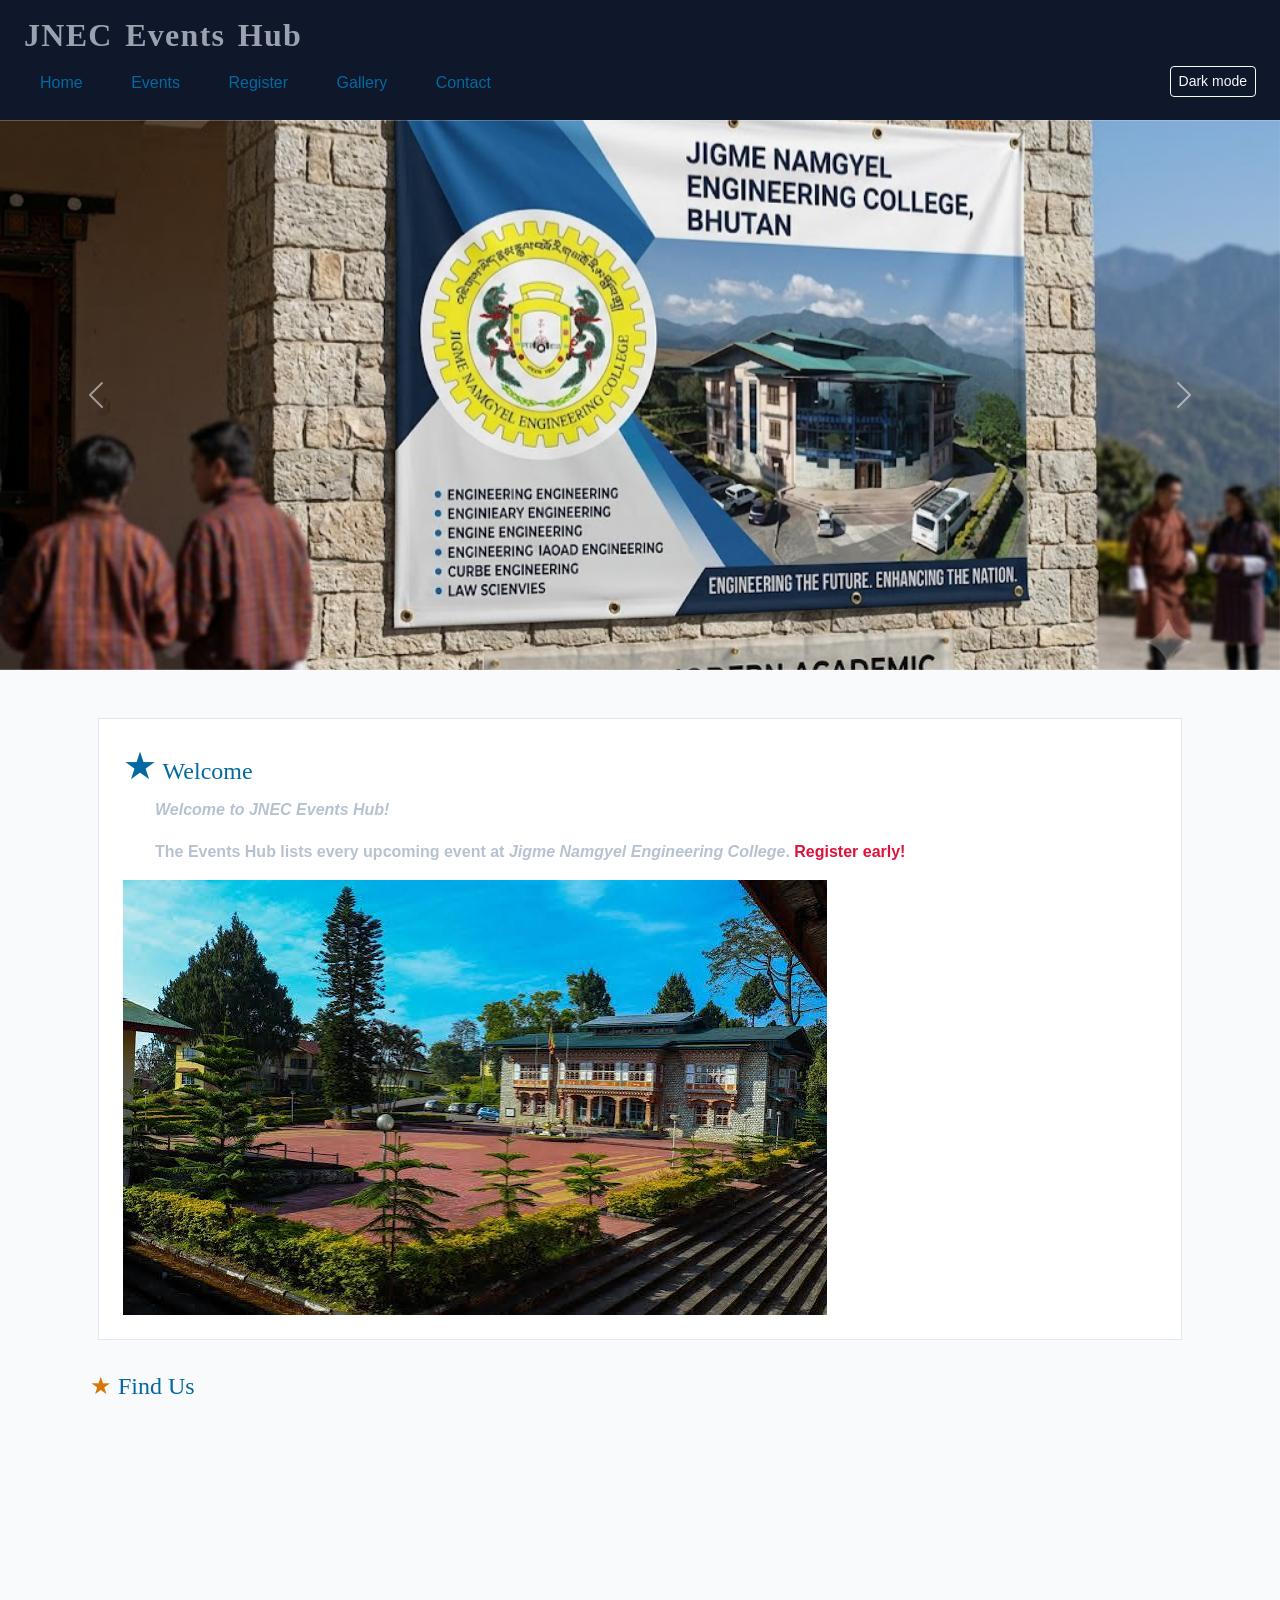
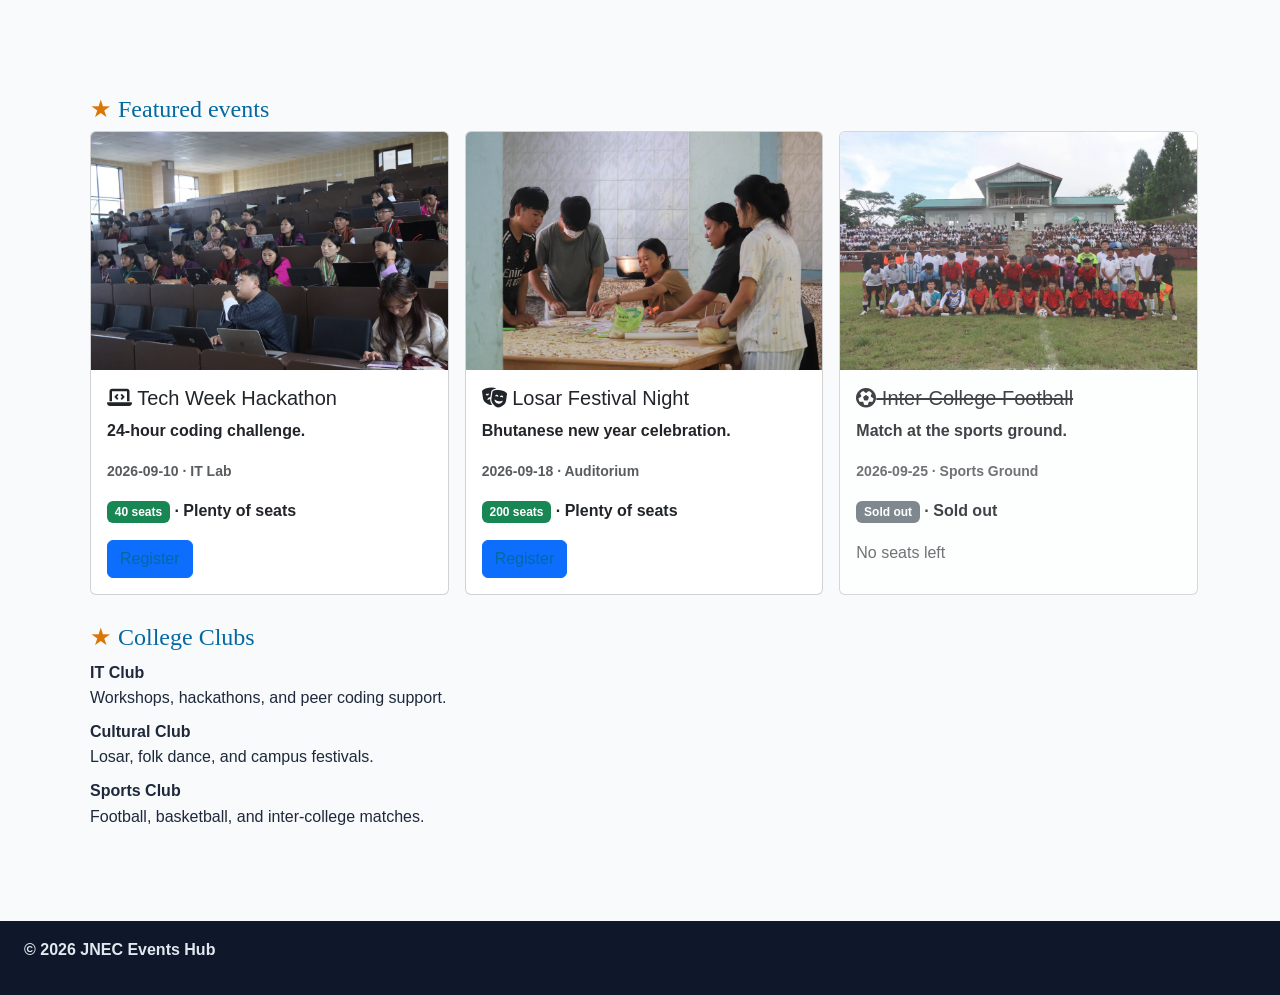
<file: index.html>
<!DOCTYPE html> 
<html lang="en"> 
<head> 
  <meta charset="UTF-8"> 
  <meta name="viewport" content="width=device-width, initial-scale=1.0"> 
  <title>JNEC Events Hub — Home</title> 
  <link 
href="https://cdn.jsdelivr.net/npm/bootstrap@5.3.3/dist/css/bootstrap.min.css" 
rel="stylesheet"> 
  <link rel="stylesheet" 
href="https://cdnjs.cloudflare.com/ajax/libs/font-awesome/6.5.2/css/all.min.css"> 
  <link rel="stylesheet" href="css/styles.css"> 
</head> 
<body> 
  <header id="top"> 
    <h1 class="hero-title">JNEC Events Hub</h1> 
    <button type="button" id="darkToggle" class="btn btn-sm btn-outline-light float-end">Dark mode</button>
    <nav> 
      <a href="index.html">Home</a> 
      <a href="events.html">Events</a> 
      <a href="register.html">Register</a> 
      <a href="gallery.html">Gallery</a> 
      <a href="contact.html">Contact</a> 
    </nav> 
  </header> 

  <main style="padding: 0;"> 
    <!-- ===== FULL WIDTH BANNER - NO SIDE SPACE ===== -->
    <div id="eventCarousel" class="carousel slide" data-bs-ride="carousel">
      <div class="carousel-inner">
        <!-- Banner 1 -->
        <div class="carousel-item active">
          <img src="media/banner1.jpg" class="d-block w-100" alt="JNEC Banner" style="height: 550px; width: 100%; object-fit: cover;">
        </div>
        <!-- Banner 2 -->
        <div class="carousel-item">
          <img src="media/banner2.jpg" class="d-block w-100" alt="JNEC Banner 2" style="height: 550px; width: 100%; object-fit: cover;">
        </div>
      </div>
        <button class="carousel-control-prev" type="button" 
               data-bs-target="#eventCarousel" data-bs-slide="prev"> 
      <span class="carousel-control-prev-icon" aria-hidden="true"></span> 
      <span class="visually-hidden">Previous</span> 
    </button> 
    <button class="carousel-control-next" type="button" 
               data-bs-target="#eventCarousel" data-bs-slide="next"> 
      <span class="carousel-control-next-icon" aria-hidden="true"></span> 
      <span class="visually-hidden">Next</span> 
    </button> 
  </div> 
 
  <div class="container py-4"> 
    <section id="welcome" class="intro"> 
      <h2>Welcome</h2> 
      <p id="welcomeMsg">Welcome.</p> 
      <p>The <strong>Events Hub</strong> lists every upcoming event at 
         <em>Jigme Namgyel Engineering College</em>. 
         <span class="highlight" title="Registrations close 3 days before each 
event">Register early!</span></p> 
      <img src="media/campus.jpg" alt="JNEC campus" class="img-fluid" title="Our 
campus in Dewathang"> 
    </section> 
 
    <section id="location"> 
      <h2>Find Us</h2> 
      <iframe 
src="https://www.openstreetmap.org/export/embed.html?bbox=91.44,26.85,91.48,26.88" 
              width="400" height="250" title="Campus map"></iframe> 
    </section> 
 
    <section id="featured"> 
      <h2>Featured events</h2> 
      <div class="row g-3" id="home-events"></div> 
    </section> 
 
    <section id="clubs"> 
      <h2>College Clubs</h2> 
      <dl> 
        <dt>IT Club</dt> 
        <dd>Workshops, hackathons, and peer coding support.</dd> 
        <dt>Cultural Club</dt> 
        <dd>Losar, folk dance, and campus festivals.</dd> 
        <dt>Sports Club</dt> 
        <dd>Football, basketball, and inter-college matches.</dd> 
      </dl> 
    </section> 
  </div> 
   </main> 
 
   <footer> 
  <p>&copy; <span id="year"></span> JNEC Events Hub</p> 
   </footer> 
   <script 
src="https://cdn.jsdelivr.net/npm/bootstrap@5.3.3/dist/js/bootstrap.bundle.min.js">
</script> 
   <script src="js/main.js">
    </script> 
 </body> 
 </html>
</file>
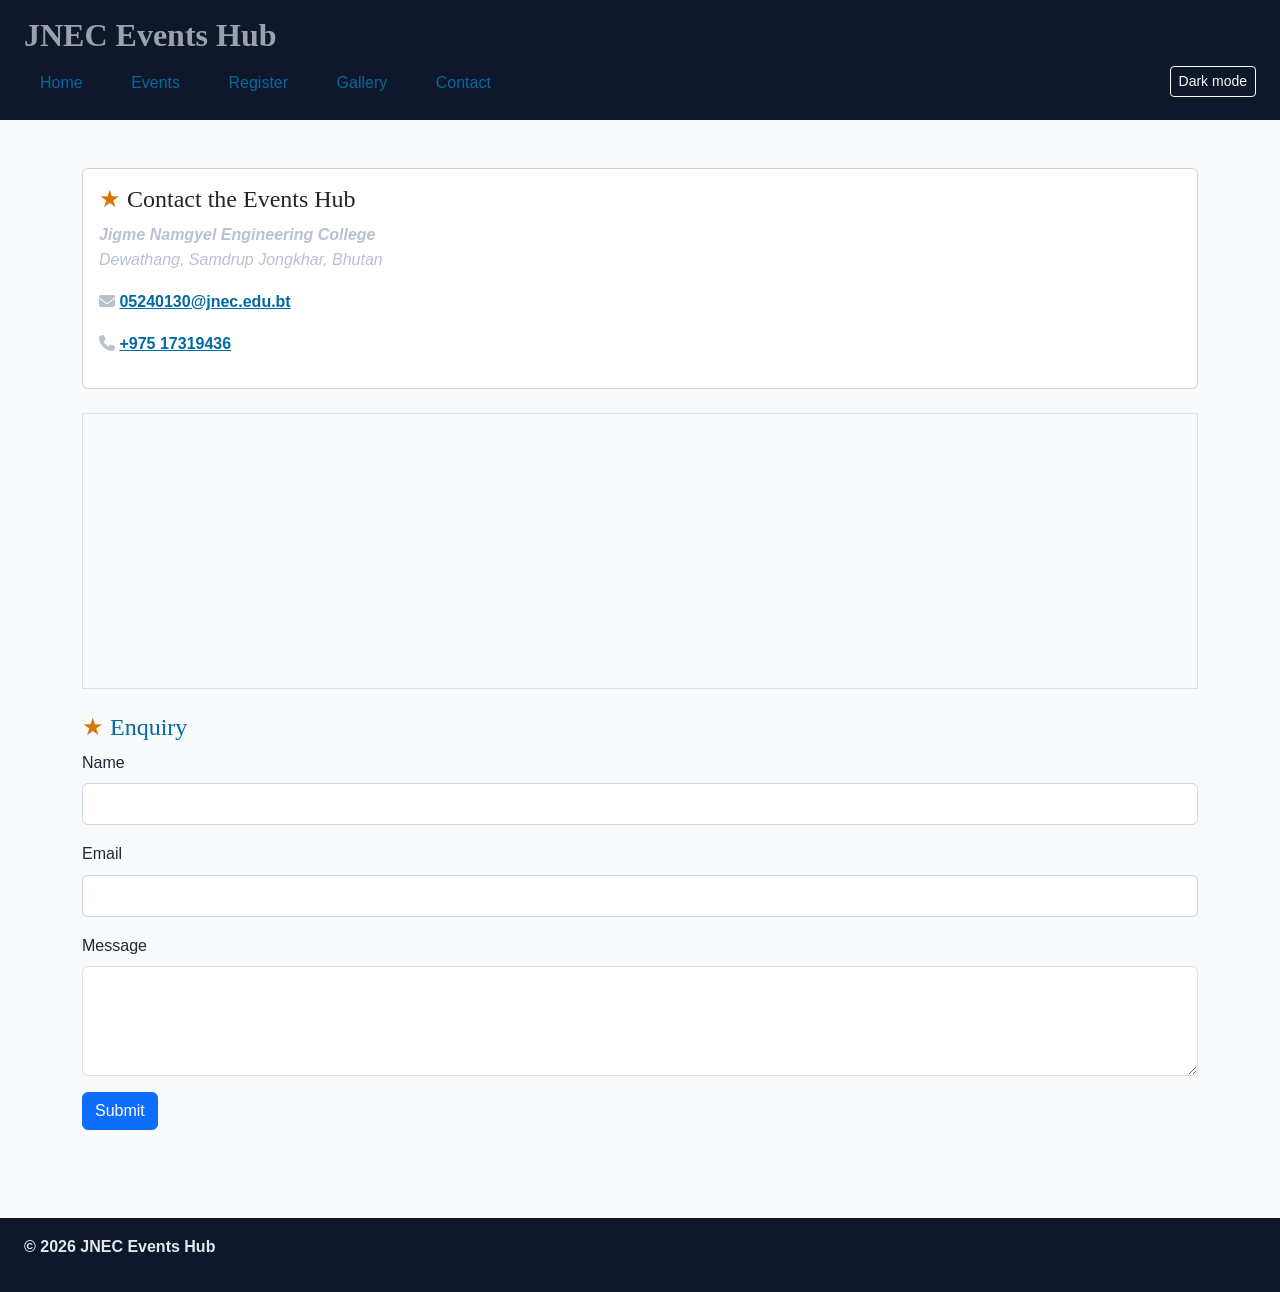
<file: contact.html>
<!DOCTYPE html>
<html lang="en">
<head>
    <meta charset="UTF-8">
    <meta name="viewport" content="width=device-width, initial-scale=1.0">
    <title>JNEC Events Hub - Contact</title>
    <!-- 1. Bootstrap CSS -->
    <link 
href="https://cdn.jsdelivr.net/npm/bootstrap@5.3.3/dist/css/bootstrap.min.css" 
rel="stylesheet">
    <!-- 2. Font Awesome -->
    <link rel="stylesheet" 
href="https://cdnjs.cloudflare.com/ajax/libs/font-awesome/6.5.2/css/all.min.css">
    <!-- 3. YOUR CSS -->
    <link rel="stylesheet" href="css/styles.css">
</head>
<body>
    <header id="top">
        <h1>JNEC Events Hub</h1>
        <button type="button" id="darkToggle" class="btn btn-sm btn-outline-light">Dark mode</button>
        <nav>
            <a href="index.html">Home</a>
            <a href="events.html">Events</a>
            <a href="register.html">Register</a>
            <a href="gallery.html">Gallery</a>
            <a href="contact.html">Contact</a>
        </nav>
    </header>

    <main>
        <div class="container py-4"> 
    <div class="card mb-4"> 
      <div class="card-body"> 
        <h2 class="card-title">Contact the Events Hub</h2> 
        <p>Jigme Namgyel Engineering College<br> 
           Dewathang, Samdrup Jongkhar, Bhutan</p> 
        <p><i class="fa-solid fa-envelope"></i> 
           <a href="mailto:events@jnec.edu.bt">05240130@jnec.edu.bt</a></p> 
        <p><i class="fa-solid fa-phone"></i> 
           <a href="tel:+97517223344">+975 17319436</a></p> 
      </div> 
    </div> 
    <div class="border p-2 mb-4"> 
      <iframe 
src="https://www.openstreetmap.org/export/embed.html?bbox=91.44,26.85,91.48,26.88" 
              width="100%" height="250" title="Campus map"></iframe> 
    </div> 
 
    <h2>Enquiry</h2> 
    <form action="#" method="post" id="enquiryForm"> 
      <div class="mb-3"> 
        <label for="enq-name" class="form-label">Name</label> 
        <input type="text" class="form-control" id="enq-name" name="name"> 
      </div> 
      <div class="mb-3"> 
        <label for="enq-email" class="form-label">Email</label> 
        <input type="text" class="form-control" id="enq-email" name="email"> 
      </div> 
      <div class="mb-3"> 
        <label for="enq-message" class="form-label">Message</label> 
        <textarea class="form-control" id="enq-message" name="message" 
rows="4"></textarea> 
      </div> 
      <button type="submit" class="btn btn-primary">Submit</button> 
    </form> 
  </div> 
   </main> 
   <footer> 
  <p>&copy; <span id="year"></span> JNEC Events Hub</p> 
   </footer> 
   <script 
src="https://cdn.jsdelivr.net/npm/bootstrap@5.3.3/dist/js/bootstrap.bundle.min.js">
</script> 
   <script src="js/main.js"></script> 
 </body> 
 </html>
</file>
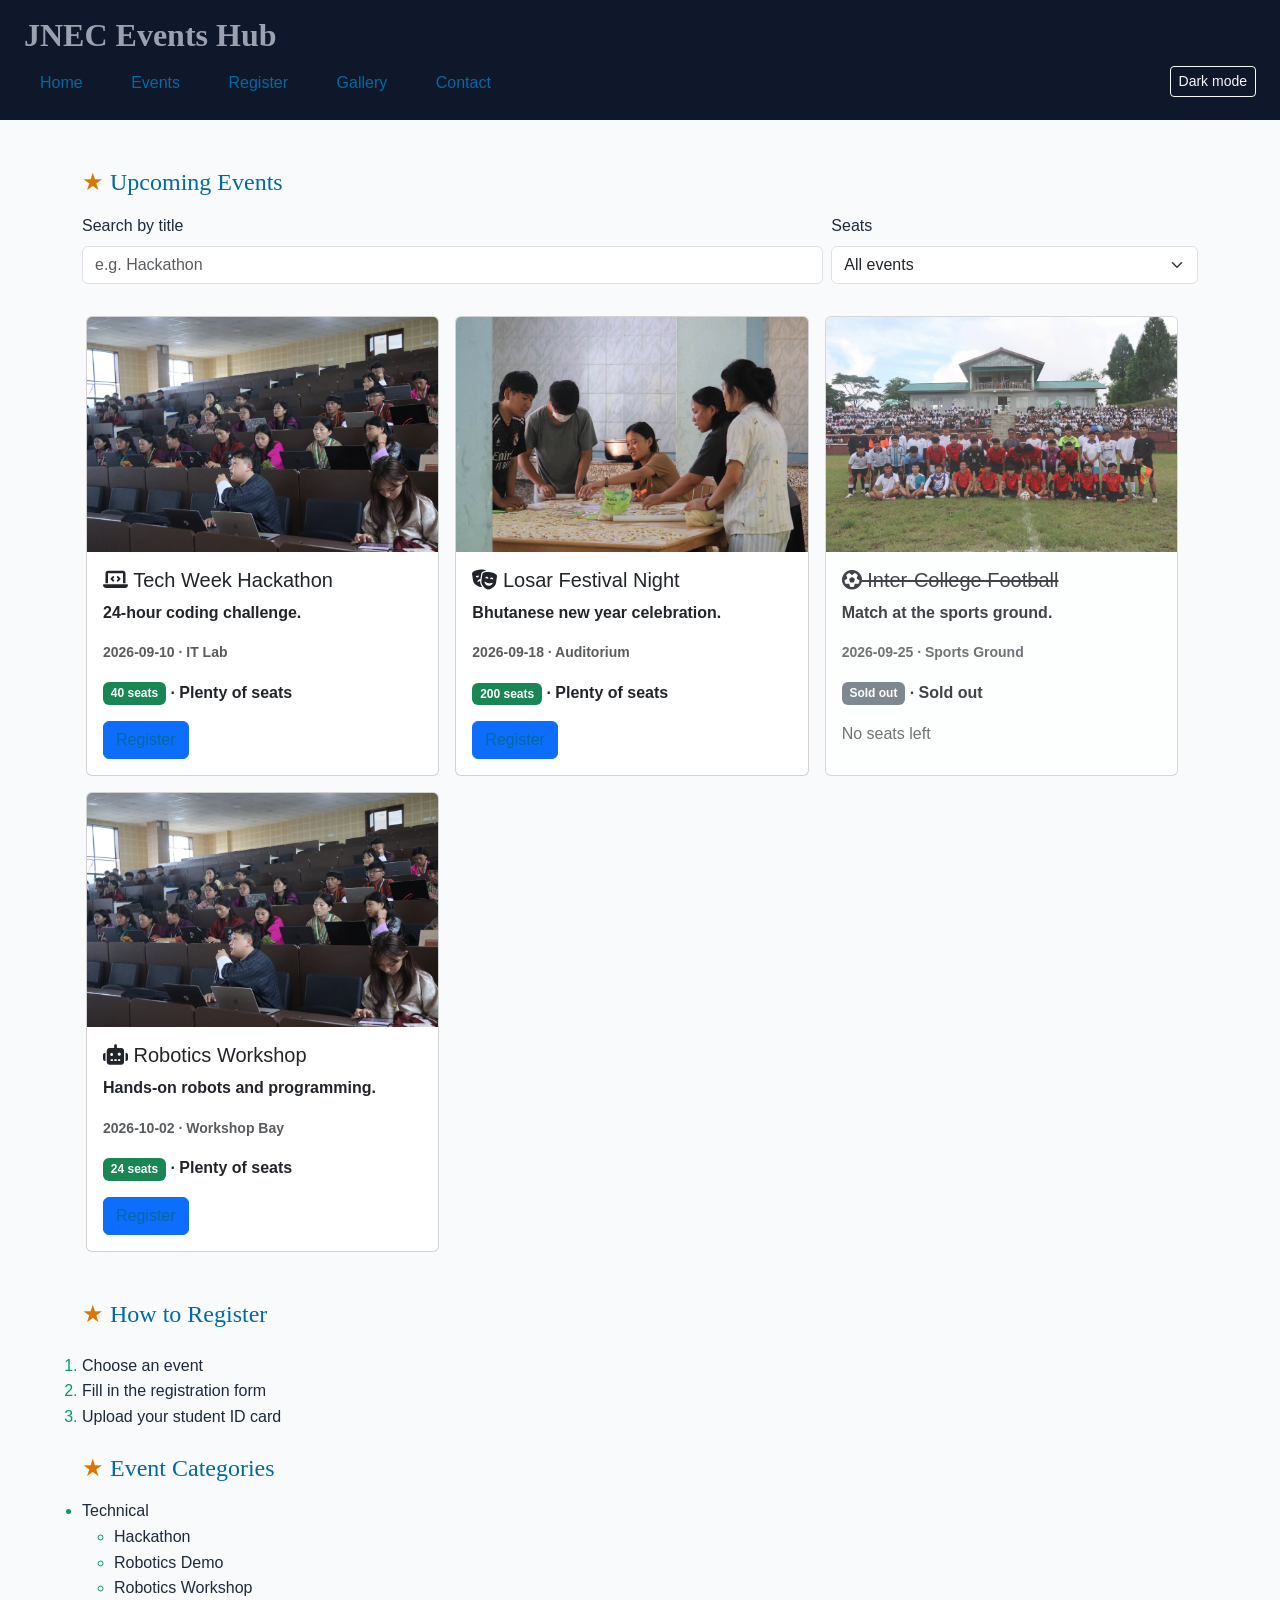
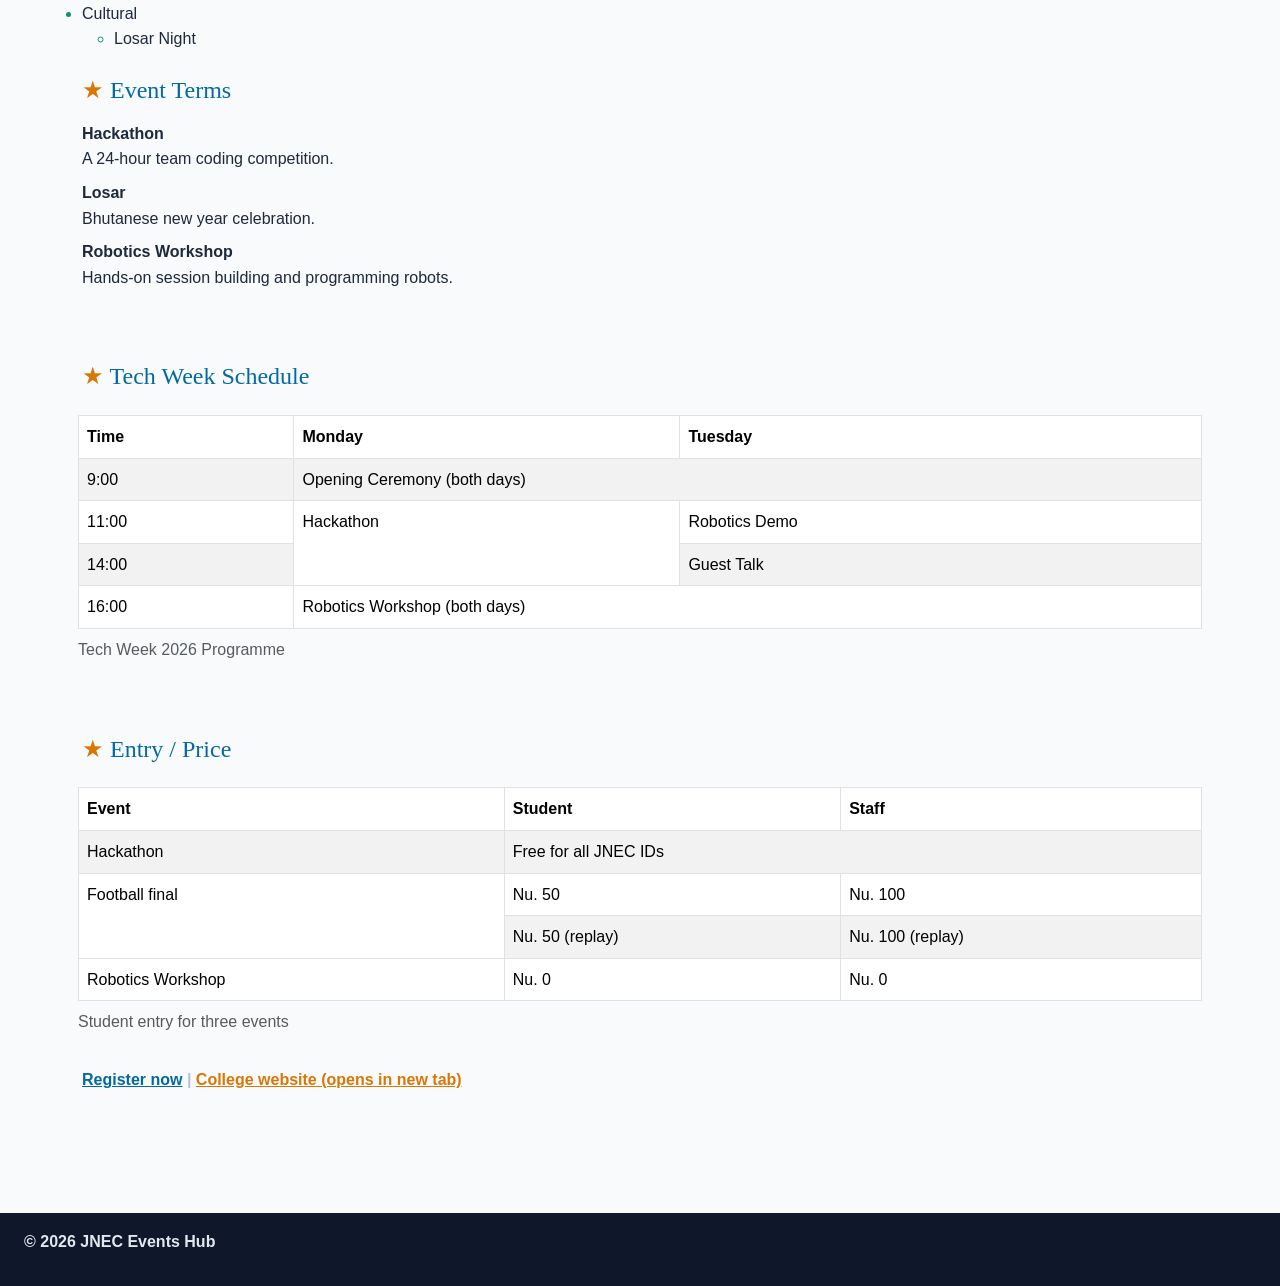
<file: events.html>
<!DOCTYPE html> 
<html lang="en"> 
<head> 
  <meta charset="UTF-8"> 
  <meta name="viewport" content="width=device-width, initial-scale=1.0"> 
  <title>JNEC Events Hub — Events</title> 
  <!-- 1. Bootstrap CSS -->
  <link 
href="https://cdn.jsdelivr.net/npm/bootstrap@5.3.3/dist/css/bootstrap.min.css" 
rel="stylesheet"> 
  <!-- 2. Font Awesome -->
  <link rel="stylesheet" 
href="https://cdnjs.cloudflare.com/ajax/libs/font-awesome/6.5.2/css/all.min.css"> 
  <!-- 3. YOUR CSS -->
  <link rel="stylesheet" href="css/styles.css"> 
</head> 
<body> 
  <header id="top"> 
    <h1>JNEC Events Hub</h1> 
    <button type="button" id="darkToggle" class="btn btn-sm btn-outline-light">Dark mode</button>
    <nav> 
      <a href="index.html">Home</a> 
      <a href="events.html">Events</a> 
      <a href="register.html">Register</a> 
      <a href="gallery.html">Gallery</a> 
      <a href="contact.html">Contact</a> 
    </nav> 
  </header> 

  <main> 
    <div class="container py-4"> 
      <h2 class="mb-3">Upcoming Events</h2> 
      <div class="row g-2 mb-3"> 
          <div class="col-md-8"> 
          <label for="search" class="form-label">Search by title</label> 
          <input type="search" id="search" class="form-control" placeholder="e.g. 
Hackathon"> 
          </div> 
          <div class="col-md-4"> 
          <label for="seat-filter" class="form-label">Seats</label> 
          <select id="seat-filter" class="form-select"> 
          <option value="all">All events</option> 
          <option value="open">Open seats</option> 
          <option value="full">Sold out</option> 
          </select> 
          </div> 
    <div class="row g-3" id="eventList"></div>

      <h2 class="mt-5 mb-3">How to Register</h2> 
    <ol type="1"> 
      <li>Choose an event</li> 
      <li>Fill in the registration form</li> 
      <li>Upload your student ID card</li> 
    </ol> 
 
    <h2>Event Categories</h2> 
    <ul> 
      <li>Technical 
        <ul> 
             <li>Hackathon</li> 
          <li>Robotics Demo</li> 
          <li>Robotics Workshop</li> 
        </ul> 
      </li> 
      <li>Cultural 
        <ul><li>Losar Night</li></ul> 
      </li> 
    </ul> 
 
    <h2>Event Terms</h2> 
    <dl> 
      <dt>Hackathon</dt> 
      <dd>A 24-hour team coding competition.</dd> 
      <dt>Losar</dt> 
      <dd>Bhutanese new year celebration.</dd> 
      <dt>Robotics Workshop</dt> 
      <dd>Hands-on session building and programming robots.</dd> 
    </dl> 
 
    <h2 class="mt-5 mb-3">Tech Week Schedule</h2> 
    <table class="table table-striped table-bordered"> 
      <caption>Tech Week 2026 Programme</caption> 
      <thead> 
           <tr><th>Time</th><th>Monday</th><th>Tuesday</th></tr> 
      </thead> 
      <tbody> 
        <tr> 
          <td>9:00</td> 
          <td colspan="2">Opening Ceremony (both days)</td> 
        </tr> 
        <tr> 
          <td>11:00</td> 
          <td rowspan="2">Hackathon</td> 
          <td>Robotics Demo</td> 
        </tr> 
        <tr> 
          <td>14:00</td> 
          <td>Guest Talk</td> 
        </tr> 
        <tr> 
          <td>16:00</td> 
          <td colspan="2">Robotics Workshop (both days)</td> 
        </tr> 
      </tbody> 
    </table> 
 
    <h2 class="mt-5 mb-3">Entry / Price</h2> 
    <table class="table table-striped table-bordered"> 
      <caption>Student entry for three events</caption> 
      <thead> 
           <tr><th>Event</th><th>Student</th><th>Staff</th></tr> 
      </thead> 
      <tbody> 
        <tr> 
             <td>Hackathon</td> 
          <td colspan="2">Free for all JNEC IDs</td> 
        </tr> 
        <tr> 
          <td rowspan="2">Football final</td> 
          <td>Nu. 50</td> 
          <td>Nu. 100</td> 
        </tr> 
        <tr> 
          <td>Nu. 50 (replay)</td> 
          <td>Nu. 100 (replay)</td> 
        </tr> 
        <tr> 
          <td>Robotics Workshop</td> 
          <td>Nu. 0</td> 
          <td>Nu. 0</td> 
        </tr> 
      </tbody> 
    </table> 
 
    <p><a href="register.html">Register now</a> | 
       <a href="https://www.jnec.edu.bt" target="_blank" rel="noopener"> 
       College website (opens in new tab)</a></p> 
  </div> 
   </main> 
 
   <footer> 
  <p>&copy; <span id="year"></span> JNEC Events Hub</p> 
   </footer> 
   <script 
src="https://cdn.jsdelivr.net/npm/bootstrap@5.3.3/dist/js/bootstrap.bundle.min.js">
</script> 
   <script src="js/main.js">
  </script> 
 </body> 
 </html>
</file>
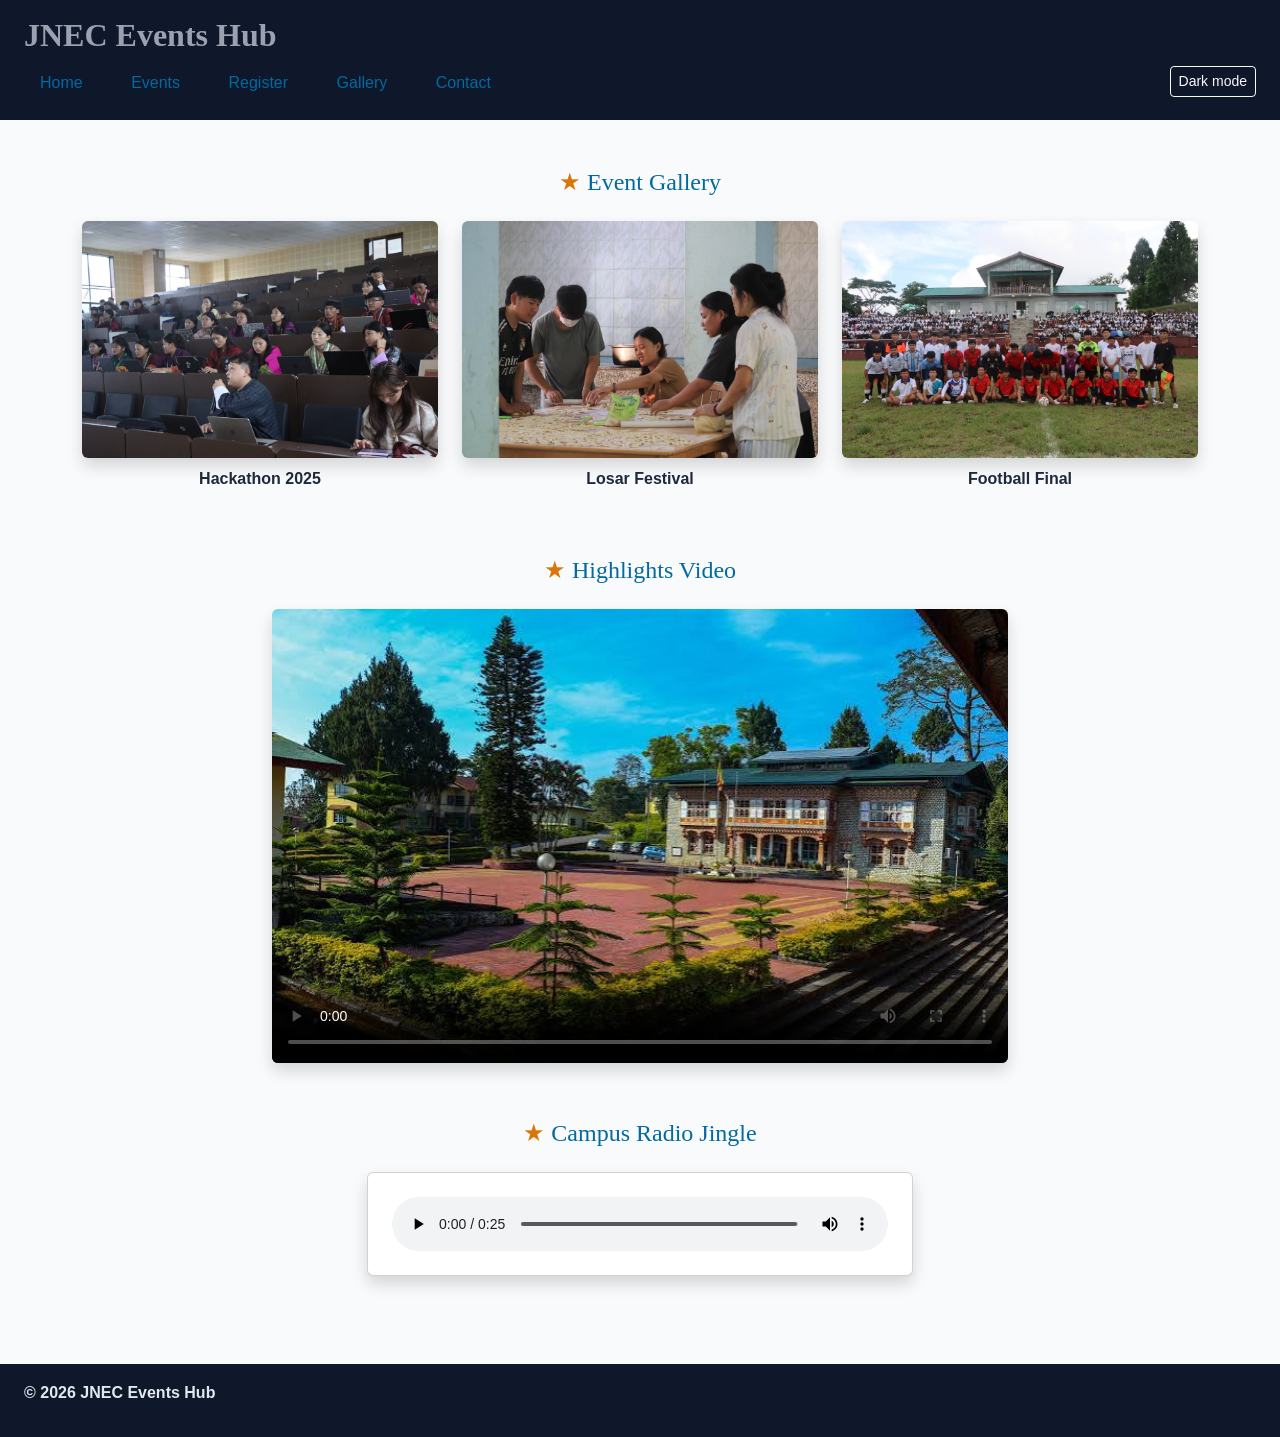
<file: gallery.html>
<!DOCTYPE html>
<html lang="en">
<head>
    <meta charset="UTF-8">
    <meta name="viewport" content="width=device-width, initial-scale=1.0">
    <title>Gallery for JNEC Events Hub - Home</title>
    <!-- 1. Bootstrap CSS (framework) -->
    <link 
href="https://cdn.jsdelivr.net/npm/bootstrap@5.3.3/dist/css/bootstrap.min.css" 
rel="stylesheet">
    <!-- 2. Font Awesome (icons) -->
    <link rel="stylesheet" 
href="https://cdnjs.cloudflare.com/ajax/libs/font-awesome/6.5.2/css/all.min.css">
    <!-- 3. YOUR CSS last so you can override Bootstrap -->
    <link rel="stylesheet" href="css/styles.css">
</head>
<body>
    <header id="top">
        <h1>JNEC Events Hub</h1>
        <button type="button" id="darkToggle" class="btn btn-sm btn-outline-light">Dark mode</button>
        <nav>
            <a href="index.html" title="Go to home page">Home</a>
            <a href="events.html">Events</a>
            <a href="register.html">Register</a>
            <a href="gallery.html">Gallery</a>
            <a href="contact.html">Contact</a>
        </nav>
    </header>

    <main>
        <div class="container py-4">
            <!-- Gallery Section -->
            <h2 class="mb-4 text-center">Event Gallery</h2>
            <div class="row g-4">
                <!-- Image 1 -->
                <div class="col-md-4">
                    <img src="media/hackathon.jpg" alt="Hackathon" class="gallery-img img-fluid rounded shadow" data-bs-toggle="modal" data-bs-target="#imageModal1">
                    <p class="text-center mt-2 fw-bold">Hackathon 2025</p>
                </div>
                <!-- Image 2 -->
                <div class="col-md-4">
                    <img src="media/losar.jpg" alt="Losar Festival" class="gallery-img img-fluid rounded shadow" data-bs-toggle="modal" data-bs-target="#imageModal2">
                    <p class="text-center mt-2 fw-bold">Losar Festival</p>
                </div>
                <!-- Image 3 -->
                <div class="col-md-4">
                    <img src="media/football.jpg" alt="Football" class="gallery-img img-fluid rounded shadow" data-bs-toggle="modal" data-bs-target="#imageModal3">
                    <p class="text-center mt-2 fw-bold">Football Final</p>
                </div>
            </div>

            <!-- Highlights Video Section -->
            <h2 class="mt-5 mb-4 text-center"> Highlights Video</h2>
            <div class="row">
                <div class="col-md-8 mx-auto">
                    <video controls width="100%" poster="media/campus.jpg" class="rounded shadow">
                        <source src="media/Video.mp4" type="video/mp4">
                        Your browser does not support the video tag.
                    </video>
                </div>
            </div>

            <!-- Campus Radio Jingle Section -->
            <h2 class="mt-5 mb-4 text-center"> Campus Radio Jingle</h2>
            <div class="row">
                <div class="col-md-6 mx-auto">
                    <div class="card p-4 shadow">
                        <audio controls class="w-100">
                            <source src="media/Audio.mpeg" type="audio/mpeg">
                            Your browser does not support the audio element.
                        </audio>
                    </div>
                </div>
            </div>
        </div>
    </main>

    <!-- ===== IMAGE MODALS (Popup on Click) ===== -->

    <!-- Modal 1 -->
    <div class="modal fade" id="imageModal1" tabindex="-1" aria-hidden="true">
        <div class="modal-dialog modal-lg modal-dialog-centered">
            <div class="modal-content bg-transparent border-0">
                <div class="modal-body text-center">
                    <button type="button" class="btn-close btn-close-white position-absolute top-0 end-0 m-3" data-bs-dismiss="modal" style="z-index: 1050;"></button>
                    <img src="media/hackathon.jpg" class="img-fluid rounded shadow-lg" style="max-height: 80vh; width: auto;" alt="Hackathon">
                    <p class="text-white mt-3 fw-bold fs-4">Hackathon 2025</p>
                </div>
            </div>
        </div>
    </div>

    <!-- Modal 2 -->
    <div class="modal fade" id="imageModal2" tabindex="-1" aria-hidden="true">
        <div class="modal-dialog modal-lg modal-dialog-centered">
            <div class="modal-content bg-transparent border-0">
                <div class="modal-body text-center">
                    <button type="button" class="btn-close btn-close-white position-absolute top-0 end-0 m-3" data-bs-dismiss="modal" style="z-index: 1050;"></button>
                    <img src="media/losar.jpg" class="img-fluid rounded shadow-lg" style="max-height: 80vh; width: auto;" alt="Losar Festival">
                    <p class="text-white mt-3 fw-bold fs-4">Losar Festival</p>
                </div>
            </div>
        </div>
    </div>

    <!-- Modal 3 -->
    <div class="modal fade" id="imageModal3" tabindex="-1" aria-hidden="true">
        <div class="modal-dialog modal-lg modal-dialog-centered">
            <div class="modal-content bg-transparent border-0">
                <div class="modal-body text-center">
                    <button type="button" class="btn-close btn-close-white position-absolute top-0 end-0 m-3" data-bs-dismiss="modal" style="z-index: 1050;"></button>
                    <img src="media/football.jpg" class="img-fluid rounded shadow-lg" style="max-height: 80vh; width: auto;" alt="Football">
                    <p class="text-white mt-3 fw-bold fs-4">Football Final</p>
                </div>
            </div>
        </div>
    </div>

    <footer> 
<p>&copy; <span id="year"></span> JNEC Events Hub</p> 
</footer> 
<script 
src="https://cdn.jsdelivr.net/npm/bootstrap@5.3.3/dist/js/bootstrap.bundle.min.js">
</script> 
<script src="js/main.js"></script> 
</body> 
</html> 
</html>
</file>
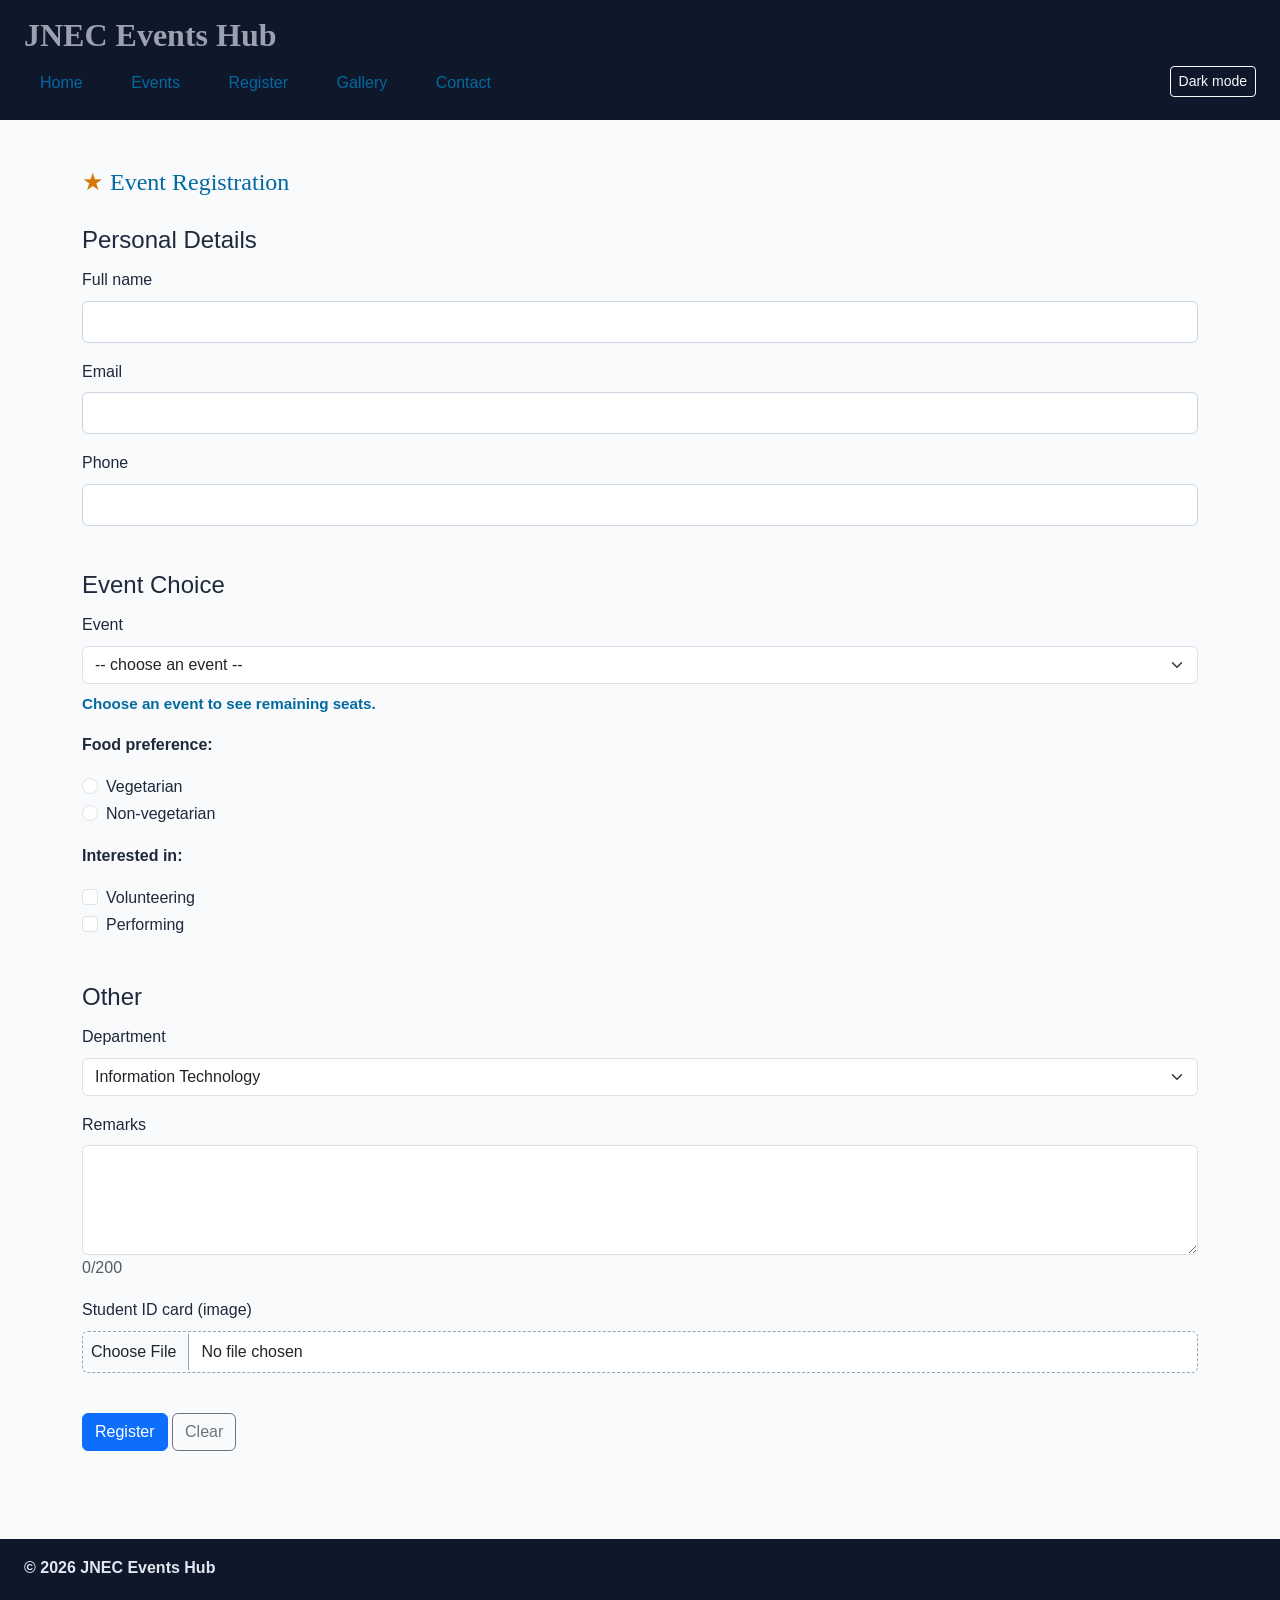
<file: register.html>
<!DOCTYPE html>
<html lang="en">
<head>
  <meta charset="UTF-8">
  <meta name="viewport" content="width=device-width, initial-scale=1.0">
  <title>JNEC Events Hub — Register</title>
  <link href="https://cdn.jsdelivr.net/npm/bootstrap@5.3.3/dist/css/bootstrap.min.css" rel="stylesheet">
  <link rel="stylesheet" href="https://cdnjs.cloudflare.com/ajax/libs/font-awesome/6.5.2/css/all.min.css">
  <link rel="stylesheet" href="css/styles.css">
</head>
<body>
  <header id="top">
    <h1>JNEC Events Hub</h1>
    <button type="button" id="darkToggle" class="btn btn-sm btn-outline-light">Dark mode</button>
    <nav>
      <a href="index.html">Home</a>
      <a href="events.html">Events</a>
      <a href="register.html">Register</a>
      <a href="gallery.html">Gallery</a>
      <a href="contact.html">Contact</a>
    </nav>
  </header>

  <main>
    <div class="container py-4">
      <h2 class="mb-4">Event Registration</h2>
      <form action="#" method="post" enctype="multipart/form-data" id="regForm">

        <!-- Personal Details -->
        <fieldset class="mb-4"> 
        <legend>Personal Details</legend> 
        <div class="mb-3"> 
          <label for="fullname" class="form-label">Full name</label> 
          <input type="text" class="form-control" id="fullname" name="fullname"> 
          <span id="err-fullname" class="error"></span> 
        </div> 
        <div class="mb-3"> 
          <label for="email" class="form-label">Email</label> 
          <input type="text" class="form-control" id="email" name="email"> 
          <span id="err-email" class="error"></span> 
        </div> 
        <div class="mb-3"> 
          <label for="phone" class="form-label">Phone</label> 
          <input type="text" class="form-control" id="phone" name="phone"> 
          <span id="err-phone" class="error"></span> 
        </div> 
      </fieldset> 
 
      <fieldset class="mb-4"> 
        <legend>Event Choice</legend> 
        <div class="mb-3"> 
          <label for="event_id" class="form-label">Event</label> 
          <select class="form-select" id="event_id" name="event_id"> 
            <option value="">-- choose an event --</option> 
            <option value="1">Tech Week Hackathon</option> 
            <option value="2">Losar Festival Night</option> 
            <option value="3">Inter-College Football</option> 
            <option value="4">Robotics Workshop</option> 
          </select> 
          <span id="err-event_id" class="error"></span> 
          <p id="seatsHint" class="seats-hint mt-2">Choose an event to see remaining 
seats.</p> 
        </div> 
        <p>Food preference:</p> 
        <div class="form-check"> 
          <input class="form-check-input" type="radio" id="veg" name="food" 
value="veg"> 
          <label class="form-check-label" for="veg">Vegetarian</label> 
        </div> 
        <div class="form-check mb-3"> 
          <input class="form-check-input" type="radio" id="nonveg" name="food" 
value="nonveg"> 
          <label class="form-check-label" for="nonveg">Non-vegetarian</label> 
        </div> 
        <span id="err-food" class="error"></span> 
        <p>Interested in:</p> 
        <div class="form-check"> 
          <input class="form-check-input" type="checkbox" id="volunteer" 
name="interests" value="volunteer"> 
          <label class="form-check-label" for="volunteer">Volunteering</label> 
        </div> 
        <div class="form-check mb-3"> 
          <input class="form-check-input" type="checkbox" id="perform" 
name="interests" value="perform"> 
          <label class="form-check-label" for="perform">Performing</label> 
        </div> 
        <span id="err-interests" class="error"></span> 
      </fieldset> 
 
      <fieldset class="mb-4"> 
           <legend>Other</legend> 
        <div class="mb-3"> 
          <label for="department" class="form-label">Department</label> 
          <select class="form-select" id="department" name="department"> 
            <option value="it">Information Technology</option> 
            <option value="civil">Civil</option> 
            <option value="electrical">Electrical</option> 
          </select> 
        </div> 
        <div class="mb-3"> 
          <label for="remarks" class="form-label">Remarks</label> 
          <textarea class="form-control" id="remarks" name="remarks" rows="4" 
maxlength="200"></textarea> 
          <span id="charCount" class="text-muted">0/200</span> 
        </div> 
        <div class="mb-3"> 
          <label for="id_card" class="form-label">Student ID card (image)</label> 
          <input class="form-control" type="file" id="id_card" name="id_card"> 
        </div> 
      </fieldset> 
 
      <button type="submit" class="btn btn-primary">Register</button> 
      <button type="reset" class="btn btn-outline-secondary">Clear</button> 
    </form> 
  </div> 
   </main> 
 
   <footer> 
  <p>&copy; <span id="year"></span> JNEC Events Hub</p> 
   </footer> 
   <script 
src="https://cdn.jsdelivr.net/npm/bootstrap@5.3.3/dist/js/bootstrap.bundle.min.js">
</script> 
   <script src="js/main.js"></script> 
   <script src="js/validate.js">
</script> 
 </body> 
 </html>
</file>
<file: css/styles.css>
/* FILE: css/styles.css — Practical III (CSS & Bootstrap) */ 
 
 body { 
   font-family: "Segoe UI", Arial, sans-serif; 
   margin: 0; 
   color: rgb(30, 41, 59); 
   background: #f8fafc; 
   font-size: 16px; 
   line-height: 1.6; 
 } 
 
 header { 
   background: #0f172a; 
   color: white; 
   padding: 16px 24px; 
 } 
 
 nav a { 
   color: #7dd3fc; 
   margin-right: 12px; 
   text-decoration: none; 
   display: inline-block; 
   padding: 8px 16px; 
 } 
 
 footer { 
   background: #0f172a; 
   color: #e2e8f0; 
   padding: 16px 24px; 
   margin-top: 40px; 
 } 
 
 main { 
   padding: 24px; 
 } 
 
 /* simple selectors */ 
 h1 { color: #9ba1af; font-weight: 700; font-size: 2rem; } 
 h2 { color: #0369a1; font-size: 1.5rem; text-align: left; } 
 .intro { background: #f8fafc; } 
 #welcome { padding: 24px; } 
 p.intro { font-size: 1.05rem; } 
 h1, h2, h3 { font-family: Georgia, serif; } 
 
 /* combinators */ 
 nav a { text-decoration: none; } 
 main > section { margin-bottom: 24px; } 
 h2 + p { font-style: italic; } 
 h2 ~ p { color: #b7c2d1; } 
 
 /* pseudo-classes */ 
 nav a:hover { color: #38bdf8; } 
 input:focus { outline: 2px solid #0369a1; } 
 input:checked + label { font-weight: 700; } 
 tr:nth-child(even) { background: #f1f5f9; } 
 
 a:link { color: #0369a1; } 
 a:visited { color: #7c3aed; } 
 a:hover { color: #0ea5e9; } 
 a:active { color: #b91c1c; } 
 
 /* original pseudo-class (Activity 5) */ 
 button:hover { 
   opacity: 0.9; 
 } 
 
 /* pseudo-elements */ 
 p::first-line { font-weight: bold; } 
 .intro::first-letter { 
   font-size: 1.6em; 
   color: #0369a1; 
 } 
 h2::before { content: "★ "; color: #d97706; } 
 li::marker { color: #059669; } 
 ::selection { color: #7f1d1d; background: #fde68a; } 
 
 /* attribute selectors */ 
 a[target="_blank"] { color: #d97706; } 
 input[type="file"] { border: 1px dashed #94a3b8; padding: 8px; } 
 input[type="text"] { border: 1px solid #cbd5e1; padding: 8px; } 
 
 /* original attribute selector (Activity 5) */ 
 input[type="checkbox"] { 
   accent-color: #0369a1; 
 } 
 
 .highlight { color: crimson; } 
 .intro p { 
   text-indent: 2em; 
   text-align: justify; 
 } 
 .sold-out { 
   text-decoration: line-through; 
   text-decoration-color: #ef4444; 
   text-decoration-style: solid; 
 } 
 .hero-title { 
   letter-spacing: 0.04em; 
   word-spacing: 0.1em; 
 } 
 em { font-style: italic; } 
 header { background-color: #0f172a; } 
 
 .intro { 
   margin: 24px 16px 32px 16px; 
   padding: 20px; 
   border: 1px solid #e2e8f0; 
   background: white; 
 } 
 section { 
   margin-bottom: 28px; 
   padding-left: 8px; 
 } 
 
 .admin-only { display: none; } 
 .badge { display: inline; } 
 .event-card { display: block; } 
 
 .error { color: #b91c1c; font-size: 0.9rem; display: block; margin-top: 0.25rem; } 
 
 .sold-out-card { opacity: 0.85; } 
 .sold-out-card .card-title { text-decoration: line-through; } 
 
 #darkToggle { 
   float: right; 
   margin-top: 4px; 
 } 
 
 body.dark { 
   background: #0f172a; 
   color: #e2e8f0; 
 } 
 body.dark header, 
 body.dark footer { 
   background: #020617; 
 } 
 body.dark .card, 
 body.dark .intro { 
   background: #1e293b; 
   color: #e2e8f0; 
   border-color: #334155; 
 } 
 body.dark h1, 
 body.dark h2 { 
   color: #7dd3fc; 
 } 
 
 .seats-hint { 
   font-size: 0.95rem; 
   color: #0369a1; 
 } 
 
img { max-width: 100%; height: auto; } 
@media (max-width: 600px) { 
nav a { 
display: block; 
margin: 4px 0; 
} 
body { font-size: 15px; } 
}
</file>
